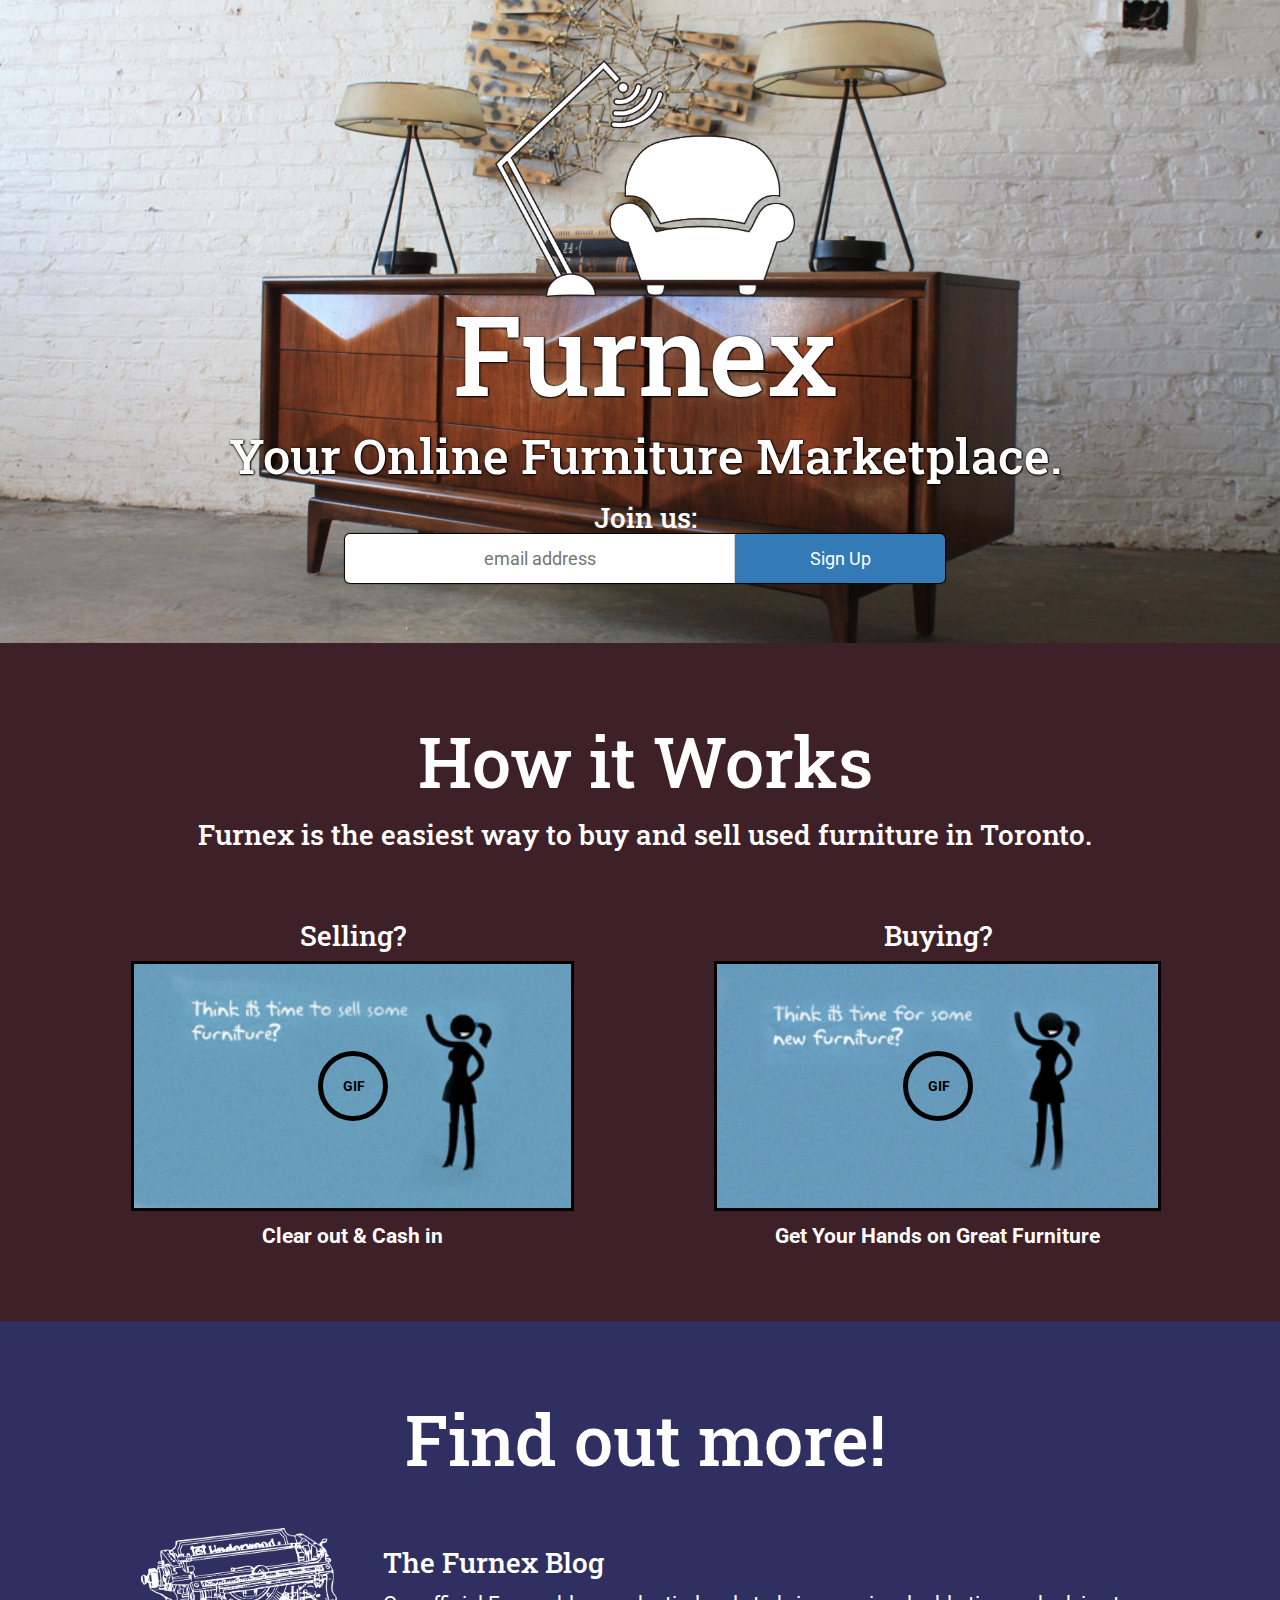
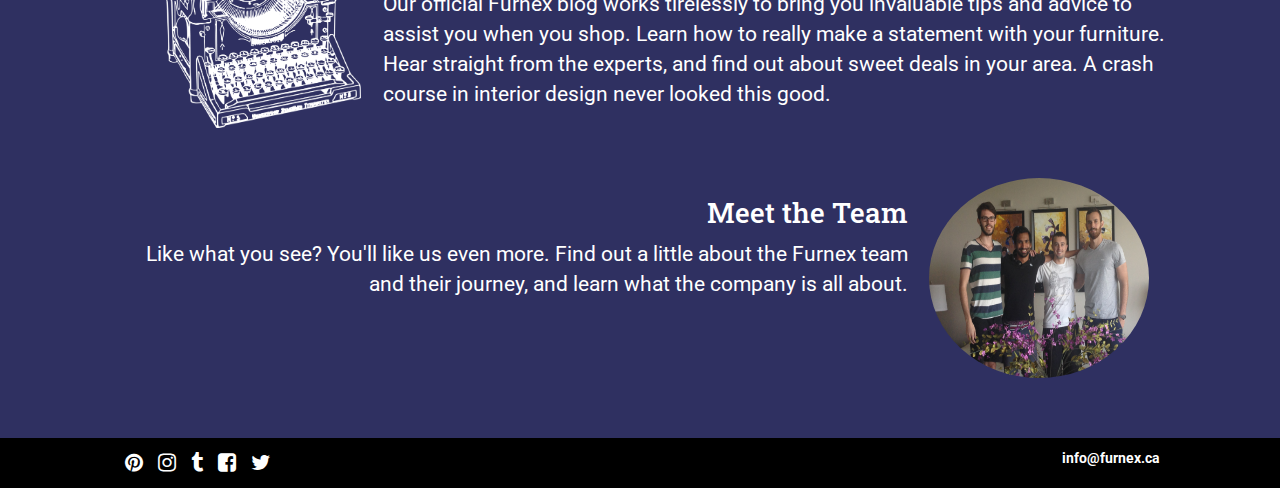
<file: index.html>
<!DOCTYPE html>
<html lang="en">

<head>
	<title>Furnex: Your Online Furniture Marketplace</title>

	<meta charset="utf-8" />
	<meta name="viewport" content="width=device-width, initial-scale=1" />

	<link href='http://fonts.googleapis.com/css?family=Roboto+Slab:700' rel='stylesheet' type='text/css'>
	<link href='http://fonts.googleapis.com/css?family=Roboto:300,700' rel='stylesheet' type='text/css'>
	<link href="assets/images/logo-bordered.png" rel="icon" type="image/png" />
	<link rel="stylesheet" href="https://maxcdn.bootstrapcdn.com/bootstrap/3.3.5/css/bootstrap.min.css" />
	<link rel="stylesheet" href="//maxcdn.bootstrapcdn.com/font-awesome/4.3.0/css/font-awesome.min.css">
	<link href="//cdn-images.mailchimp.com/embedcode/slim-081711.css" rel="stylesheet" type="text/css">
	<link rel="stylesheet" href="stylesheets/mailchimp.css" type="text/css" />
	<link rel="stylesheet" href="stylesheets/windows.css" type="text/css" />
	<link rel="stylesheet" href="stylesheets/index.css" type="text/css" />
	<!-- SumoMe Tools -->
	<script src="//load.sumome.com/" data-sumo-site-id="e010462b5f90d8bf5962a4f74443fd8bbb0102522f934a7e8388c740a88c6156" async="async"></script>

</head>

<body>
	<section class="window text-center" id="furnex">
		<div class="container">
			<div class="logo center-block">
				<img src="assets/images/logo-bordered.png" class="logo-pic center-block" alt="Furnex logo" />
				<!-- <img src="assets/images/logo/text.png" class="logo-text center-block" alt="Furnex" /> -->
			</div>
			<div class="tagline-text">
				<h1>Furnex</h1>
				<h2>Your Online Furniture Marketplace.</h2>
			</div>
			<!-- Begin MailChimp Signup Form -->
			<div id="mc_embed_signup">
				<h3>Join us:</h3>

				<form action="//furnex.us11.list-manage.com/subscribe/post?u=96c9012229839f1f6f42ae204&amp;id=8eca91ebe1" method="post" id="mc-embedded-subscribe-form" name="mc-embedded-subscribe-form" autocomplete="off" class="validate" target="_blank" novalidate>
    					<div id="mc_embed_signup_scroll">
						<input type="email" value="" name="EMAIL" class="email" id="mce-EMAIL" placeholder="email address" required>
    						<!-- real people should not fill this in and expect good things - do not remove this or risk form bot signups-->
    						<div style="position: absolute; left: -5000px;"><input type="text" name="b_96c9012229839f1f6f42ae204_8eca91ebe1" tabindex="-1" value=""></div>
 						<div class="clear"><input type="submit" value="Sign Up" name="subscribe" id="mc-embedded-subscribe" class="btn btn-primary"></div>
    					</div>
				</form>
			</div>
			<!--End mc_embed_signup-->
		</div>
	</section>

	<section class="window" id="how-it-works">
		<div class="container text-center">
			<h2>How it Works</h2>
			<h3>Furnex is the easiest way to buy and sell used furniture
			    in Toronto.</h3>
			
			<div class="row image-row">
				<div class="col-md-6">
					<h3>Selling?</h3>
					<div class="gif-div" id="1">
					<!--	<img src="assets/images/1-still-new.jpg" class="img-responsive center-block" alt="animation" /> -->
						<img src="assets/images/1-still-new.jpg" />
						<div class="gif-label">GIF</div>
					</div>
					<p>Clear out & Cash in</p>
			<!--		<p>List your lightly used furniture
					   items in under 2 minutes.</p>	-->
				</div>
				<div class="col-md-6">
					<h3>Buying?</h3>
					<div class="gif-div" id="2">
						<img src="assets/images/2-still-new.jpg" />
						<div class="gif-label">GIF</div>
					</div>
					<p>Get Your Hands on Great Furniture</p>
			<!--		<p>Find suh-weet furniture at a
					   fraction of the cost.</p>	-->
				</div>
			</div>
		</div>
	</section>
	<section class="window" id="blogs">
		<div class="container text-center">
			<h2>Find out more!</h2>

			<a href="http://furnex.tumblr.com" target="_blank" class="blog-link">
			<div class="row">
				<div class="col-md-3">
					<img src="assets/images/typewriter2.png" style="width: 220px; height: 200px;"  class="" alt="thumbnail" />
				</div>
				<div class="col-md-9 text-left">
					<h3>The Furnex Blog</h3>
					<p>Our official Furnex blog works tirelessly to bring you invaluable
					   tips and advice to assist you when you shop. Learn how to really make a statement with your furniture.
					   Hear straight from the experts, and find out about sweet deals in your area. A crash
					   course in interior design never looked this good.
					</p>
				</div>
			</div></a>
			<a class="blog-link" href="about.html" target="_blank">

			<div class="row">
				<div class="col-md-9 text-right one">
					<h3>Meet the Team</h3>
					<p>Like what you see? You'll like us even more. Find out a little about 
					   the Furnex team and their journey, and learn what the company is all about.
					</p>
				</div>
				<div class="col-md-3 two">
					<img src="assets/images/team-picture.jpg" style="width: 220px; height: 200px;" class="img-circle" alt="thumbnail" />
				</div>
			</div></a>
		</div>
	</section>
	<section class="window" id="footer">
		<div class="container">
			<div class="row">
				<div class="col-sm-6 social-media">
					<a href="https://www.pinterest.com/furn_ex/following/" target="_blank"><i class="fa fa-pinterest fa-1x"></i></a>
					<a href="https://instagram.com/furn_ex/" target="_blank"><i class="fa fa-instagram fa-1x"></i></a>
					<a href="http://furnex.tumblr.com" target="_blank"><i class="fa fa-tumblr fa-1x"></i></a>
					<a href="https://www.facebook.com/furnex.ca" target="_blank"><i class="fa fa-facebook-square fa-1x"></i></a>
					<a href="https://twitter.com/furn_ex" target="_blank"><i class="fa fa-twitter fa-1x"></i></a>
				</div>
				<div class="col-sm-6 contact-email">
					<a href="mailto:info@furnex.ca">info@furnex.ca</a>
				</div>
			</div>
		</div>
	</section>

	<script src="https://ajax.googleapis.com/ajax/libs/jquery/2.1.3/jquery.min.js"></script>
	<script src="js/jquery.windows.js"></script>

	<script type="text/javascript">

		$(document).ready(function() {

			$('.window').windows({
				snapping: false,
				snapSpeed: 500,
				snapInterval: 1100,
				onScroll: function(scrollPos) {
					// scrollPos:Number
				},
				onSnapComplete: function($el) {
					// after window ($el) snaps into place
				},
				onWindowEnter: function($el) {
					// when window ($el) enters viewport
				}
			})
			$('#mce-EMAIL').focusin(function() {
				$('#mc_embed_signup h3').animate({opacity: 0}, 500);
			});
		//	$('#mce-EMAIL').focusout(function() {
		//		$('#mc_embed_signup h3').show(500);
		//	});

			$(".gif-div img").mouseenter(function() {
				$(this).siblings(".gif-label").css('background-color','rgba(255,255,255,0.5)');
			}).mouseleave(function() {
				$(this).siblings(".gif-label").css('background-color', 'transparent');
			});

			$(".gif-label").mouseenter(function() {
				$(this).css('background-color','rgba(255,255,255,0.5)');
			}).mouseleave(function() {
				$(this).css('background-color', 'transparent');
			});


			$(".gif-div").click(function() {
				var img = $(this).children("img");
				var source = img.attr("src");
				var id = $(this).attr("id");
				var label = $(this).children(".gif-label");
				if (source == "assets/images/" + id + "-still-new.jpg") {
					img.attr("src", "assets/images/" + id + ".gif");
					label.hide();
				} else if (source == "assets/images/" + id + ".gif") {
					img.attr("src", "assets/images/" + id + "-still-new.jpg");
					label.show();
				}
			});
		});
	</script>
	<script>
	  (function(i,s,o,g,r,a,m){i['GoogleAnalyticsObject']=r;i[r]=i[r]||function(){
	  (i[r].q=i[r].q||[]).push(arguments)},i[r].l=1*new Date();a=s.createElement(o),
	  m=s.getElementsByTagName(o)[0];a.async=1;a.src=g;m.parentNode.insertBefore(a,m)
	  })(window,document,'script','//www.google-analytics.com/analytics.js','ga');

	  ga('create', 'UA-66190504-1', 'auto');
  	  ga('send', 'pageview');

	</script>
</body>
</html>
</file>
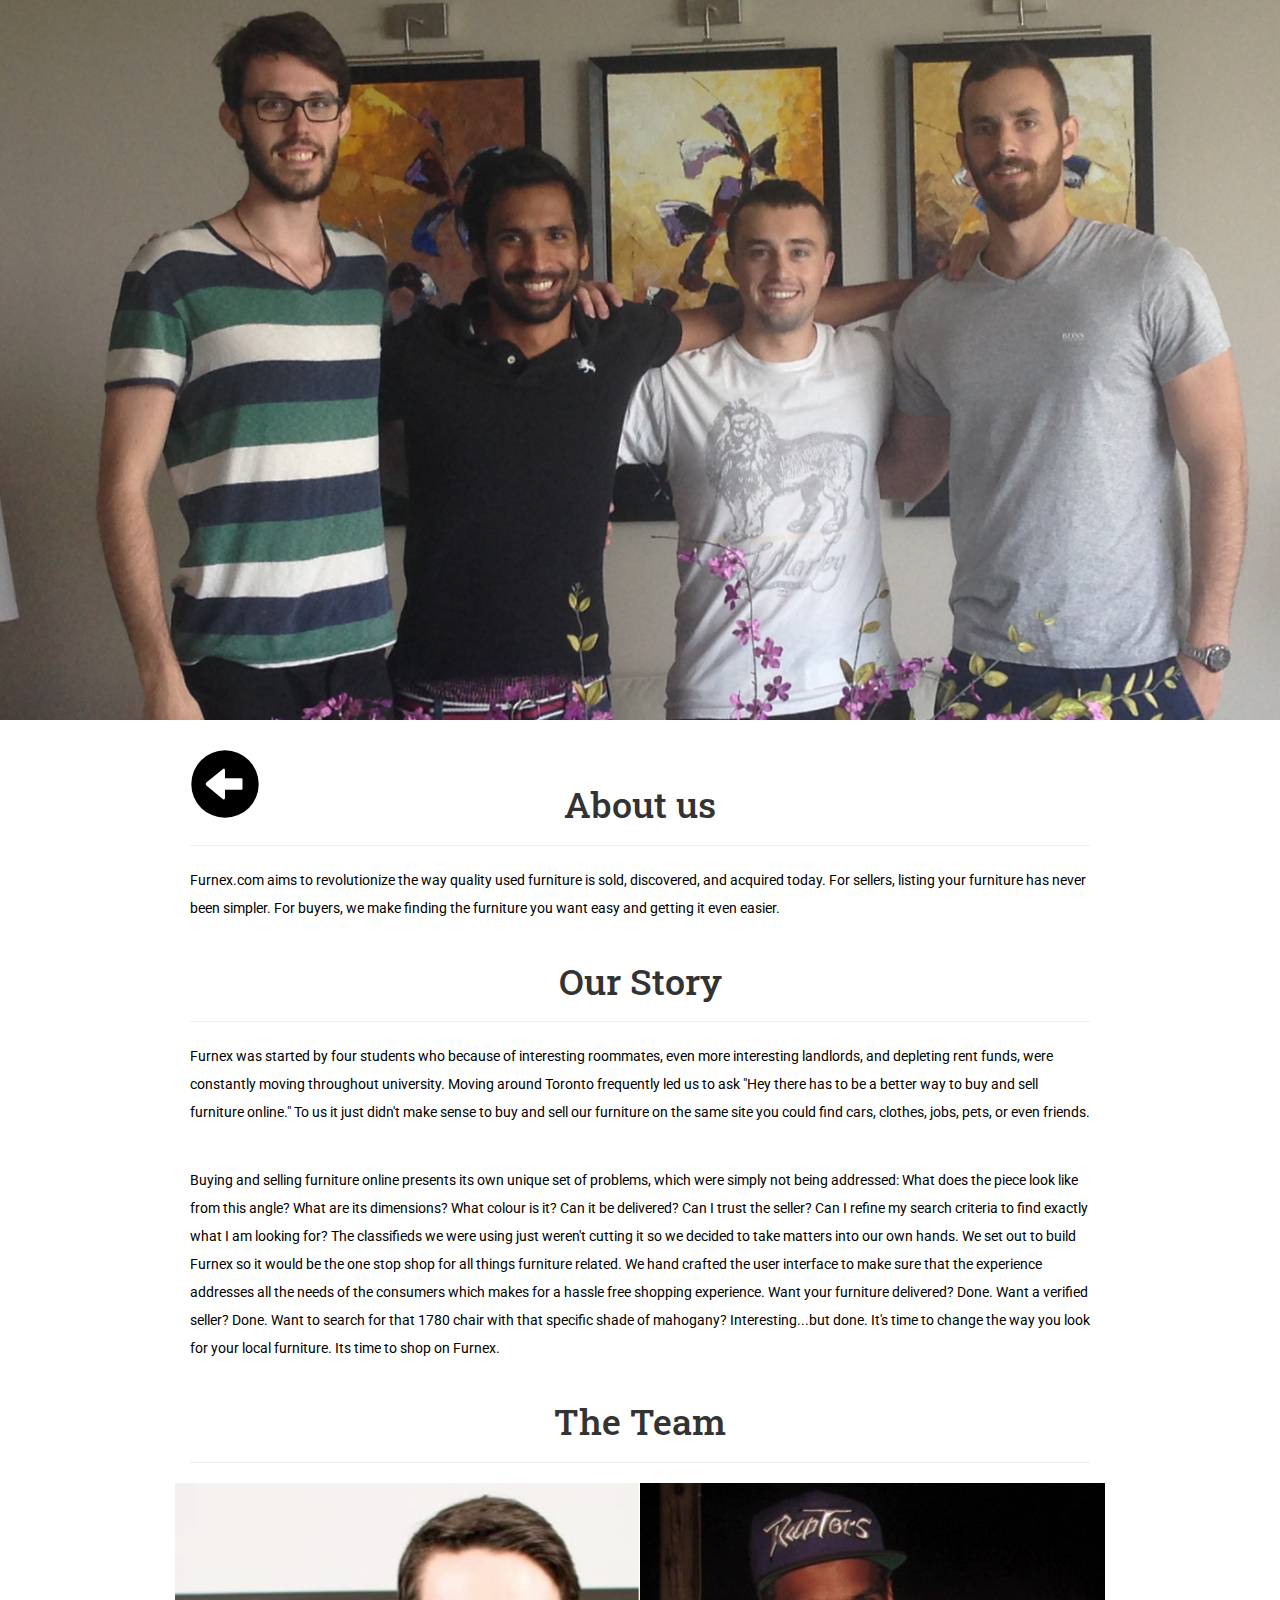
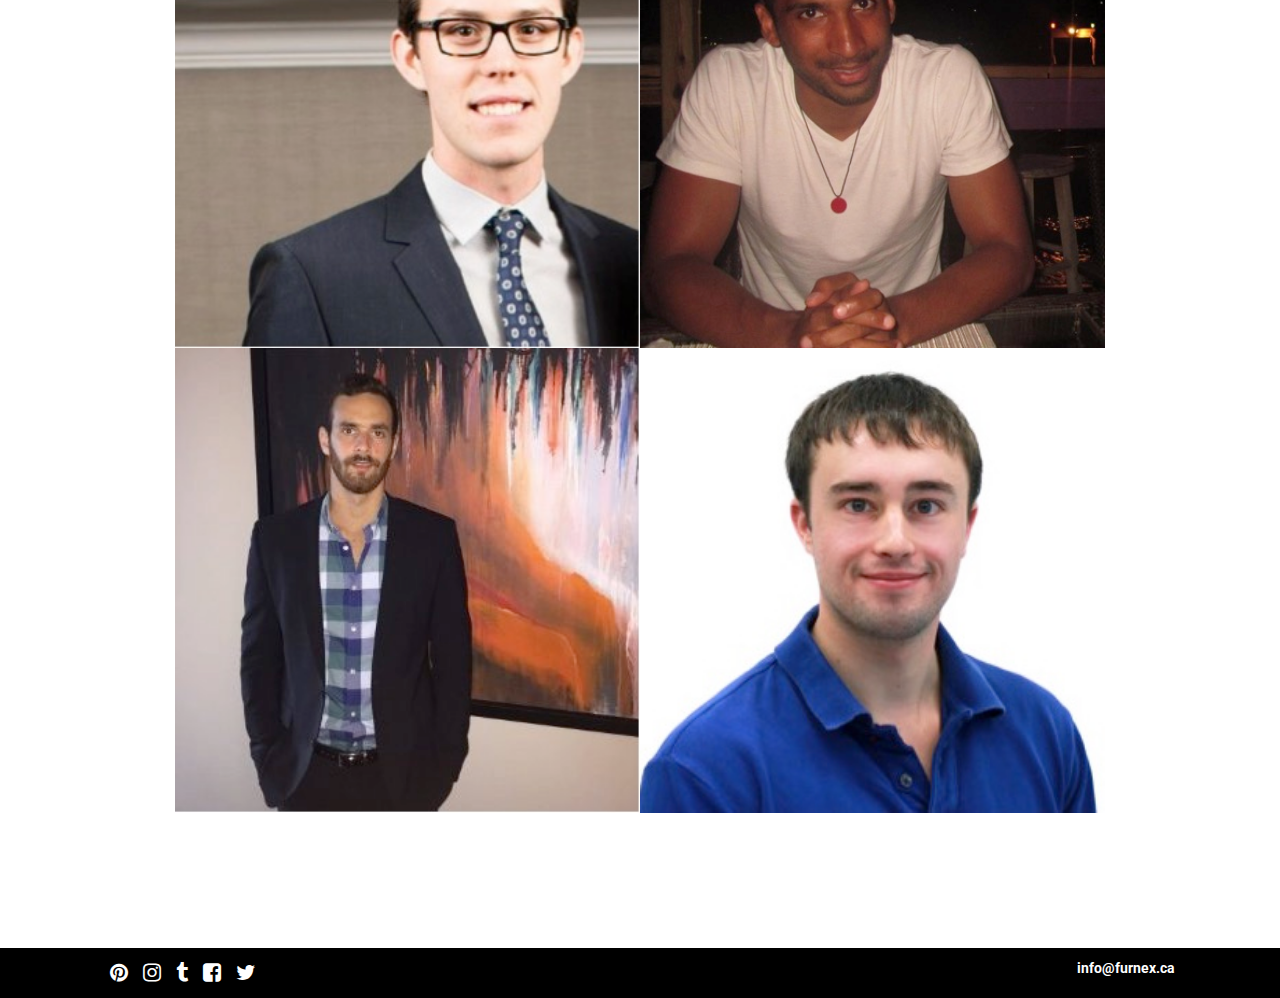
<file: about.html>
<!DOCTYPE html>
<html lang="en">

<head>
	<title>Furnex - About</title>

	<meta charset="utf-8" />
	<meta name="viewport" content="width=device-width, initial-scale=1" />

	<link href='http://fonts.googleapis.com/css?family=Roboto+Slab:700' rel='stylesheet' type='text/css'>
	<link href='http://fonts.googleapis.com/css?family=Roboto:300,700' rel='stylesheet' type='text/css'>
	<link href="assets/images/icon-new.png" rel="icon" type="image/png" />
	<link rel="stylesheet" href="https://maxcdn.bootstrapcdn.com/bootstrap/3.3.5/css/bootstrap.min.css" />
        <link rel="stylesheet" href="//maxcdn.bootstrapcdn.com/font-awesome/4.3.0/css/font-awesome.min.css">

	<link rel="stylesheet" href="stylesheets/about.css" type="text/css" />	
</head>

<body>
	<div class="jumbotron">
	</div>
	<div class="container container-main">
		<a class="back" href="index.html"><span class="glyphicon glyphicon-circle-arrow-left"></span></a>	
		
		<h1>About us</h1>			

		<hr />
		<p>
			Furnex.com aims to revolutionize the way quality used furniture is sold, discovered, and acquired today. 
			For sellers, listing your furniture has never been simpler. For buyers, we make finding the furniture you 
			want easy and getting it even easier.
		</p>
		<h1>Our Story</h1>
		<hr />
		<p>
			Furnex was started by four students who because of interesting roommates, even
			more interesting landlords, and depleting rent funds, were constantly moving
			throughout university. Moving around Toronto frequently led us to ask "Hey there 
			has to be a better way to buy and sell furniture online."  To us it just didn't
			make sense to buy and sell our furniture on the same site you could find cars,
			clothes, jobs, pets, or even friends.
		</p>
		<p>
			Buying and selling furniture online presents its own unique set of problems, which
			were simply not being addressed: What does the piece look like from this angle?
			What are its dimensions? What colour is it?  Can it be delivered? Can I trust the
			seller?  Can I refine my search criteria to find exactly what I am looking for? The
			classifieds we were using just weren't cutting it so we decided to take matters into
			our own hands. We set out to build Furnex so it would be the one stop shop for all things
			furniture related.  We hand crafted the user interface to make sure that the experience 
			addresses all the needs of the consumers which makes for a hassle free shopping 
			experience.  Want your furniture delivered? Done.  Want a verified seller? Done. 
			Want to search for that 1780 chair with that specific shade of mahogany? 
			Interesting...but done. It's time to change the way you look for your local furniture.
			Its time to shop on Furnex.
		</p>
		<h1>The Team</h1>
		<hr />
		<div class="row picture-row">
			<div class="col-sm-6">
				<img src="assets/images/about/francis.jpg" alt="Francis Ayling" />
			</div>
			<div class="col-sm-6">
				<img src="assets/images/about/tanay.jpg" alt="Tanay DeLima" />
			</div>
			<div class="col-sm-6">
				<img src="assets/images/about/arturo.jpg" alt="Arturo Lungo" />
			</div>
			<div class="col-sm-6">
				<img src="assets/images/about/chris.jpg" alt="Chris Stewart" />
			</div>
		</div>
	</div>
        <section class="window" id="footer">
                <div class="container">
                        <div class="row">
                                <div class="col-sm-6 social-media">
                                        <a href="https://www.pinterest.com/furn_ex/following/" target="_blank"><i class="fa fa-pinterest fa-1x"></i></a>
                                        <a href="https://instagram.com/furn_ex/" target="_blank"><i class="fa fa-instagram fa-1x"></i></a>
                                        <a href="https://furnex.tumblr.com" target="_blank"><i class="fa fa-tumblr fa-1x"></i></a>
                                        <a href="https://www.facebook.com/furnex.ca" target="_blank"><i class="fa fa-facebook-square fa-1x"></i></a>
                                        <a href="https://twitter.com/furn_ex" target="_blank"><i class="fa fa-twitter fa-1x"></i></a>
                                </div>
                                <div class="col-sm-6 contact-email">
                                        <a href="mailto:info@furnex.ca">info@furnex.ca</a>
                                </div>
                        </div>
                </div>
        </section>
        <script src="https://ajax.googleapis.com/ajax/libs/jquery/2.1.3/jquery.min.js"></script>

	<script>
		$('.col-sm-6').mouseenter(function() {
			var image = $(this).children("img");
//			image.animate({
//				opacity: 0.5
//			},200);
			var name = image.attr('alt');
			var caption = "<p class='img-caption'>" + name + "</p>";
			image.after(caption);
			$('.img-caption').hide();
			$('.img-caption').show(200);
		}).mouseleave(function() {
//			$(this).children("img").animate({
//				opacity: 1
//			}, 200);
			$('.img-caption').remove();
		});
	</script>
</body>
</html>
</file>
<file: stylesheets/mailchimp.css>
#mc_embed_signup {
			font-family: 'Roboto', sans-serif;
			max-width: 600px;
			margin-left: auto;
			margin-right: auto;
		//	border: 1px solid;
		}
		#mc_embed_signup form {
		//	padding: 40px;
		}
		#mc_embed_signup input {
			display: block;
			text-align: center;
			width: 100%;
			line-height: 25px;
			border: none;
		}
		
		#mc_embed_signup input.email {
			padding: 12px;
			font-size: 18px;
			width: 65% !important;
			float: left;
			margin: 0px;
			border-radius: 5px 0 0 5px;
			color: black;
			box-shadow: -1px 0 1px black, 0 -1px 1px black, 0 1px 1px black;
		}
		#mc_embed_signup .clear {
			float: right;
			display: block;
			width: 35%;
		}
		#mc-embedded-subscribe {
			font-size: 18px;
			padding: 12px;
			line-height: 25px;
			border-radius: 0 5px 5px 0;
			box-shadow: 1px 0 1px black, 0 -1px 1px black, 0 1px 1px black;
		}
		@media (max-width: 400px) {
			#mc_embed_signup input.email, #mc-embedded-subscribe {
				font-size: 13px;
				padding: 6px;
			}
			#mc_embed_signup {
//				width: 120%;
			}
		}
</file>
<file: stylesheets/windows.css>
html, body {
	margin:0;
	padding:0;
}

.window {
	width: 100%;
//	height: 100%;
//	position: absolute;
}

.window:nth-child(1) {
	background-attachment: scroll;
	background-image: url('../assets/images/background.jpg');
	background-position: center center;
	background-size: cover;
//	top: 0;
}
.window:nth-child(2) {
//	background-attachment: scroll;
//	background-image: url('../assets/images/toronto.jpg');
//	background-position: center center;
//	background-size: cover;

//	background: #322f20;
//	background: #6295B4;
	background: #3D2028;
//	background: #5A352A;
//	top: 1080px;
}
.window:nth-child(3) {
	background: #2f3061;
//	top: 2160px;
}
.window:nth-child(4) {
//	background: #fae8eb;
//	background-attachment: scroll;
//	background-image: url('../assets/images/background.jpg');
//	background-position: center center;
//	background-size: cover;
//	top: 300%;
//	height: 10%;
	background-color: black;
}
</file>
<file: stylesheets/index.css>
body * {
	font-family: 'Roboto', sans-serif;
	color: white;
}

#furnex * {
//	border: 1px solid;
}

section {
	padding: 60px;
}

.logo {
	width: 90%;
	max-width: 300px;
//	margin-bottom: 50px;
}
.logo img {
	width: 100%;
}

//.logo-text {
//	margin-top: 20px;
//}


h1, h2, h3 {
	font-family: 'Roboto Slab', serif;
}

h1 {
	font-size: 8em;
}

h2 {
	font-size: 5em;
}

h3 {
	font-size: 2em;
}

p {
	font-size: 1.5em;
}

.tagline-text {
	color: #fff;
	text-shadow: 1px 0 2px black, 0 1px 2px black;
}
.tagline-text h1 {
	margin: 0;
	line-height: 1;
}

.tagline-text h2 {
	font-size: 3.5em;
}

#mc_embed_signup h3 {
	margin-bottom: 0;
}

.mobile-only {
	display: none;
}

@media (max-width: 480px) {
	.tagline-text h1 {
		font-size: 6em;
	}

	.tagline-text h2, h2 {
		font-size: 3em;
	}

	h3 {
		font-size: 1.5em;
	}
	.container {
		width: 100%;
	}
	section {
		padding: 0;
		padding-bottom: 50px;
	}
	.mobile-only {	
		display: block;
	}
	.disappear {
		display: none;
	}
}

#how-it-works * {
}


#how-it-works img {
	height: 250px;
	border: 3px solid black;
	border-radius: 0%;
}

#how-it-works .image-row {
	margin-top: 50px;
}

#how-it-works .image-row p {
	margin: 10px;
	font-weight: 700;
}
#how-it-works .gif-div {
	position: relative;
}
#how-it-works .gif-label {
	position: absolute;
	border: 5px solid;
	border-radius: 50%;
	padding: 20px;
	font-weight: 700;
	width: 70px;
	height: 70px;
	top: 50%;
	left: 50%;
	margin-top: -35px;
	margin-left: -35px;
	color: black;
}
#how-it-works .col-md-6 {
	padding: 0;
}

@media (max-width: 480px) {
	#how-it-works img {
		width: 100%;
		height: auto;
	}
	#how-it-works .image-row {
		margin-top: 30px;
	}
	#how-it-works {
		padding-left: 5px;
		padding-right: 5px;
	}
}

#blogs a:hover {
	text-decoration: none;
}
#blogs h2 {
	margin-bottom: 50px;
//	color: black;
}

#blogs h3 {
//	text-decoration: underline;
//	color: black;
}
#blogs .row div {
	padding: 0;
}
#blogs .row {
	padding-left: 60px;
	padding-right: 60px;
}

#blogs .row:last-of-type {
	margin-top: 50px;
}

#blogs a.blog-link:hover {
	opacity: 0.5;
}
@media (max-width: 480px) {
	#blogs {
		padding-left: 10px;
		padding-right: 10px;
	}
	#blogs p, #blogs h3 {
		text-align: center !important;
	}
	#blogs .row {
		padding: 0;
	}
	#blogs .row:last-of-type {
		display:flex;
		flex-flow: column;
	}
	#blogs .one{order:2;}
	#blogs .two{order:1;}
	
}
#footer {
	color: #ccc;
	font-family: 'Roboto', sans-serif;
	font-size: 1em;
	padding: 10px;
}

#footer .social-media {
	font-size: 1.5em;
}
#footer .social-media a:hover {
	opacity: 0.5;
}
#footer .row {
	padding-left: 50px;
	padding-right: 50px;
}

#footer .contact-email {
	text-align: right;
	font-weight: 700;
}
#footer .contact-email a:hover {
	color: #fff;
}
@media (max-width: 480px) {
	#footer .contact-email {
		text-align:center;
	}
}
#footer .social-media i {
	margin: 0 5px 0 5px;
}
</file>
<file: stylesheets/about.css>
.jumbotron  {
	background-image: url('../assets/images/team-picture2.jpg');
	background-attachment: scroll;
	background-position: center center;
	background-size: cover;
	height: 80vh;
}
.container-main {
	padding: 15vmin;
	padding-top: 15px;
//	background-color: rgba(0,0,0,0.5);
	position: relative;
}

span.glyphicon {
	font-size: 5em;
	position: absolute;
	top: 0;
	left: 0;
	margin-left: 15vmin;
}
a.back {
	color: black;
}
a.back:hover {
	opacity: 0.5;
}

h1 {
	font-family: 'Roboto Slab', serif;
	text-align: center;
}

p {
	font-family: Roboto, sans-serif;
	line-height: 2;
	font-size: 1em;
	margin-bottom: 40px;
	color: black;
}

.col-sm-6 {
	height: 30%;
	padding: 0;
}
.col-sm-6 img {
	height: 100%;
	width: 100%;
}

.picture-row {
//	padding-left: 100px;
//	padding-right: 100px;
}

p.img-caption {
	position: absolute;
	top: 0;
	left: 0;
	width: 100%;
	height: 100%;
	text-align: center;
	font-weight: 700;
	background-color: rgba(0,0,0,0.7);
	color: white;
	padding-top: 40%;
	font-size: 2em;
}
@media (max-width: 400px) {
	a.back {
		display: none;
	}
	.container-main {
		padding: 20px;
	}
	.jumbotron {
		margin-bottom: 0;
	}
}

#footer {
        color: #ccc;
        font-family: 'Roboto', sans-serif;
        font-size: 1em;
        padding: 10px;
	background-color: black;
}

#footer .social-media {
        font-size: 1.5em;
}
#footer .social-media a:hover {
        opacity: 0.5;
}
#footer .row {
        padding-left: 50px;
        padding-right: 50px;
}
#footer a {
	color: white;
}
#footer .contact-email {
        text-align: right;
        font-weight: 700;
}
#footer .contact-email a:hover {
        color: #fff;
}
@media (max-width: 480px) {
        #footer .contact-email {
                text-align:center;
        }
}
#footer .social-media i {
        margin: 0 5px 0 5px;
}
</file>
